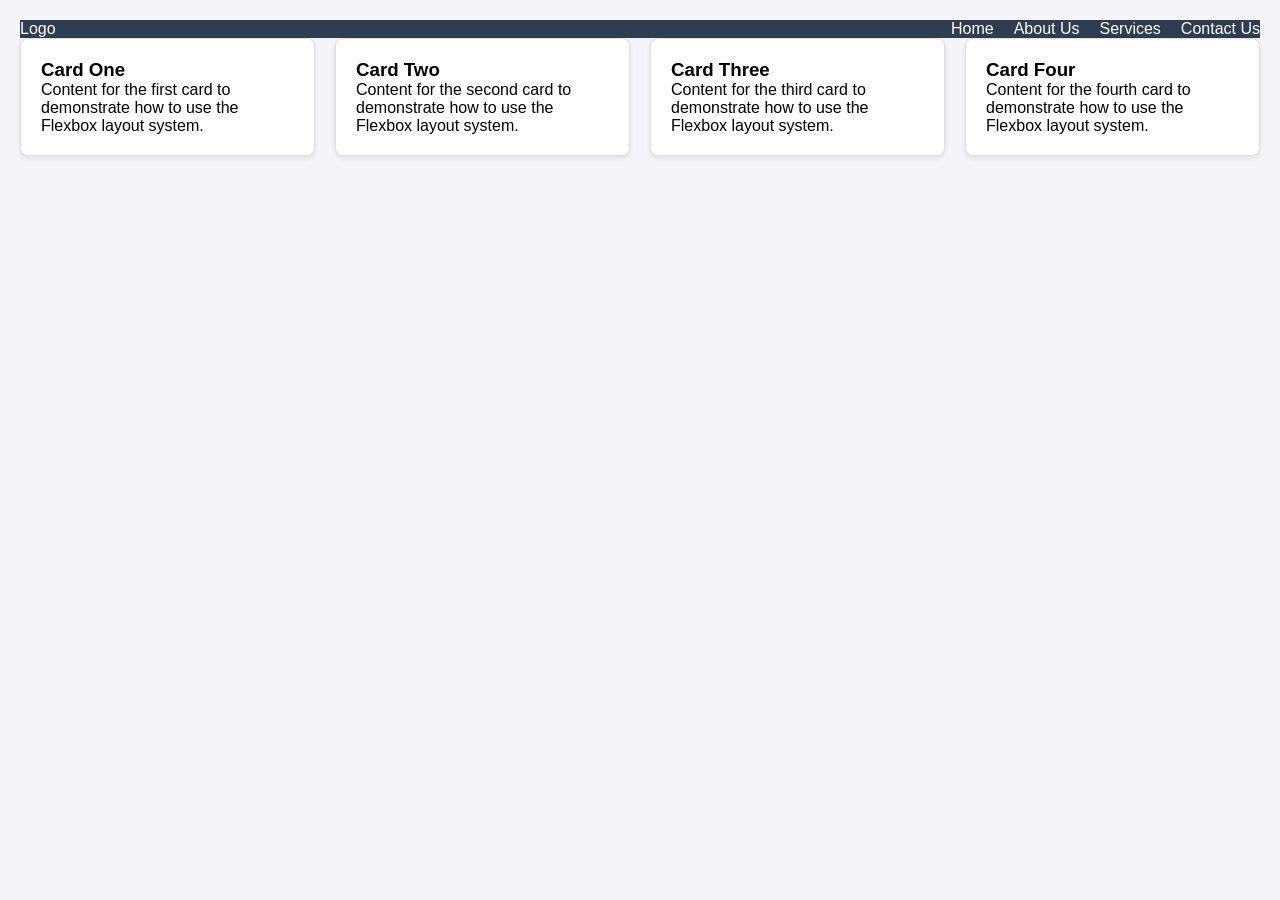
<file: ex00/index.html>
<!DOCTYPE html>
<html lang="en" dir="ltr">
<head>
    <meta charset="UTF-8">
    <meta name="viewport" content="width=device-width, initial-scale=1.0">
    <title>ex00</title>
    <link rel="stylesheet" href="style.css">
</head>
<body>
    <nav class="nav-container">
        <div class="logo">Logo</div>
        <ul class="nav-links">
            <li><a href="#">Home</a></li>
            <li><a href="#">About Us</a></li>
            <li><a href="#">Services</a></li>
            <li><a href="#">Contact Us</a></li>
        </ul>
    </nav>

    <main class="card-container">
        <div class="card">
            <h3>Card One</h3>
            <p>Content for the first card to demonstrate how to use the Flexbox layout system.</p>
        </div>
        <div class="card">
            <h3>Card Two</h3>
            <p>Content for the second card to demonstrate how to use the Flexbox layout system.</p>
        </div>
        <div class="card">
            <h3>Card Three</h3>
            <p>Content for the third card to demonstrate how to use the Flexbox layout system.</p>
        </div>
        <div class="card">
            <h3>Card Four</h3>
            <p>Content for the fourth card to demonstrate how to use the Flexbox layout system.</p>
        </div>
    </main>

</body>
</html>
</file>
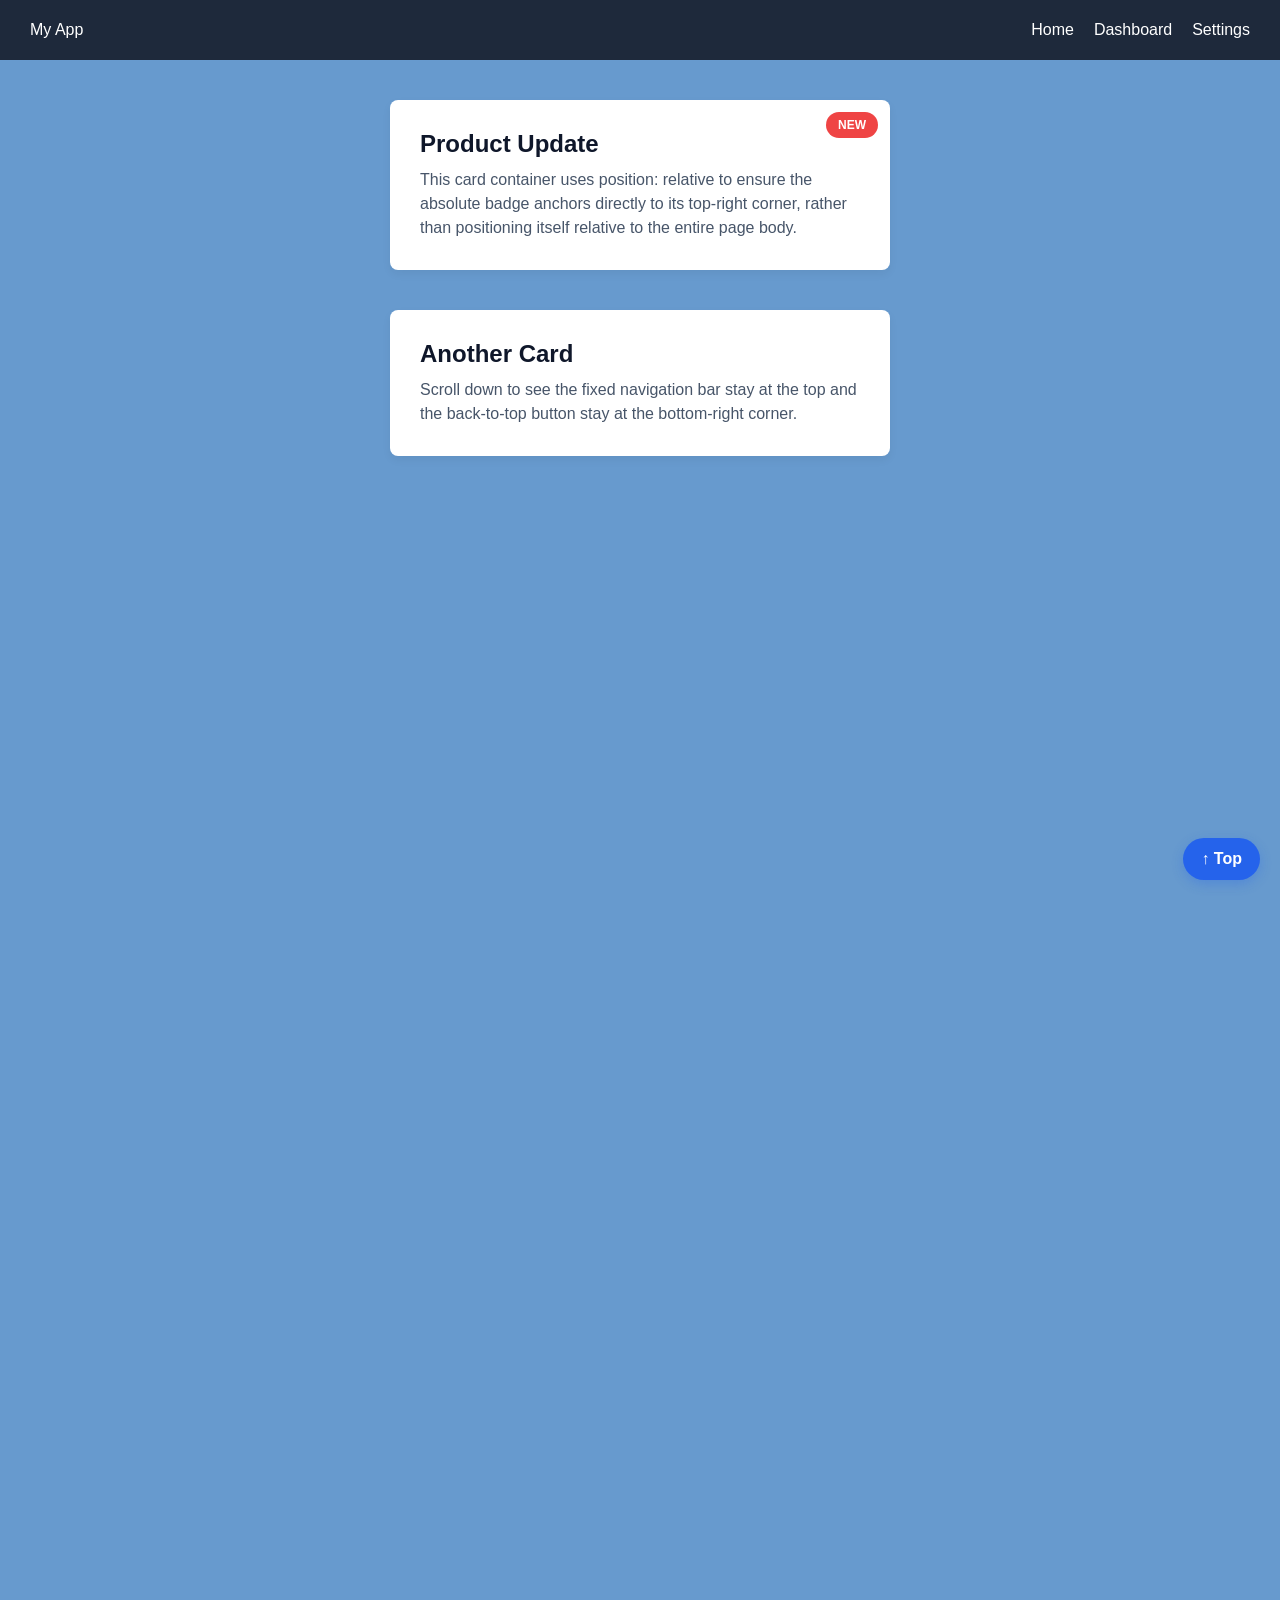
<file: ex01/index.html>
<!DOCTYPE html>
<html lang="en">
<head>
    <meta charset="UTF-8">
    <meta name="viewport" content="width=device-width, initial-scale=1.0">
    <title> ex01</title>
    <link rel="stylesheet" href="style.css">
</head>
<body>

   
    <nav class="navbar">
        <div class="logo">My App</div>
        <ul class="nav-links">
            <li><a href="#">Home</a></li>
            <li><a href="#">Dashboard</a></li>
            <li><a href="#">Settings</a></li>
        </ul>
    </nav>

    <main class="content">
       
        <div class="card">
          
            <span class="badge">NEW</span>
            
            <h2>Product Update</h2>
            <p>This card container uses position: relative to ensure the absolute badge anchors directly to its top-right corner, rather than positioning itself relative to the entire page body.</p>
        </div>

        <div class="card">
            <h2>Another Card</h2>
            <p>Scroll down to see the fixed navigation bar stay at the top and the back-to-top button stay at the bottom-right corner.</p>
        </div>
    </main>

   
    <a href="#" class="back-to-top">↑ Top</a>

</body>
</html>
</file>
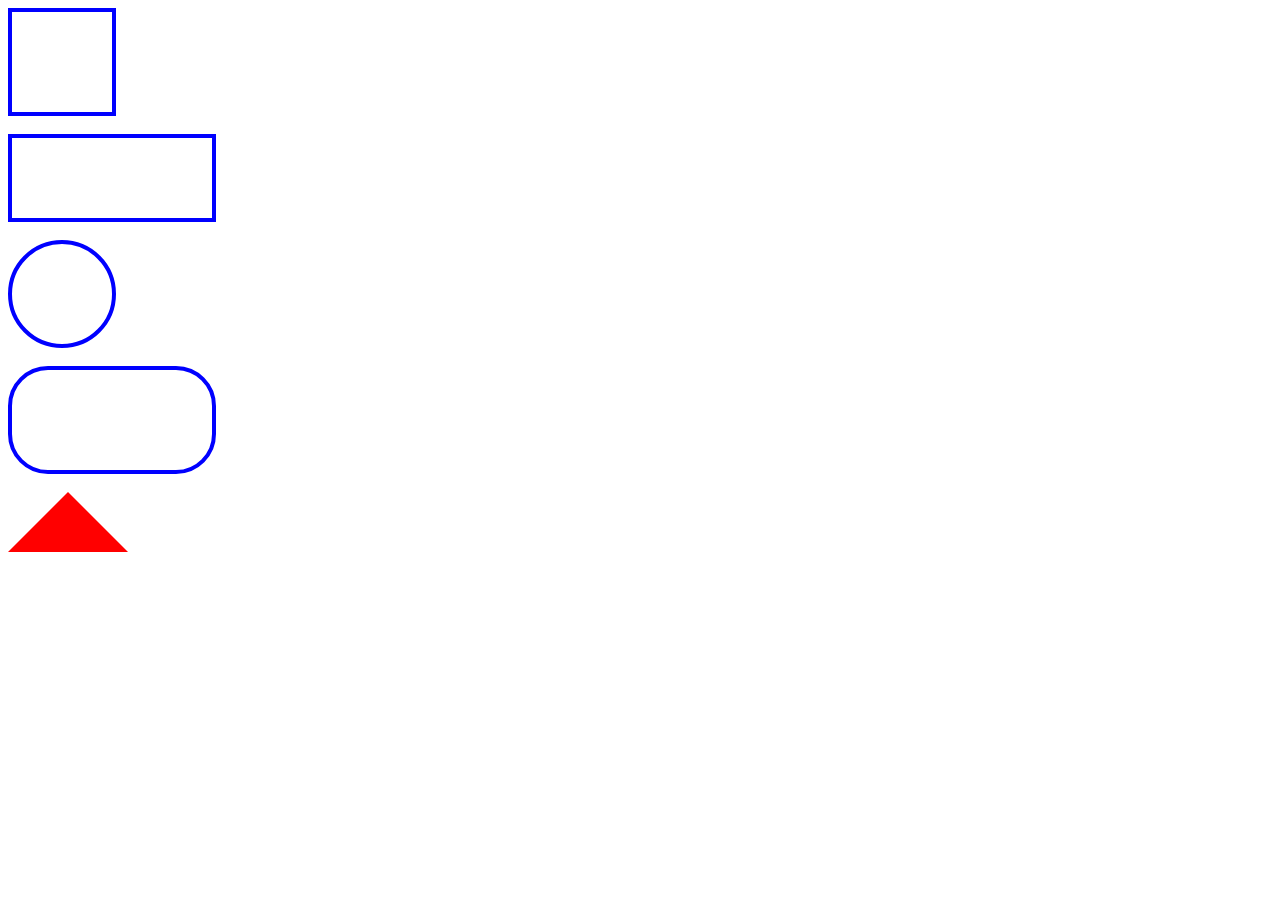
<file: ex02/index.html>
<!DOCTYPE html>
<html lang="en">
<head>
    <meta charset="UTF-8">
    <meta name="viewport" content="width=device-width, initial-scale=1.0">
    <link rel="stylesheet" href="style.css">
    <title>ex02</title>
</head>
<body>
    <div class="square"></div> <br>
    <div class="Rectangle"></div> <br>
    <div class="Circle"></div> <br>
    <div class="Pill"></div><br>
    <div class="tringle"></div>

</body>
</html>
</file>
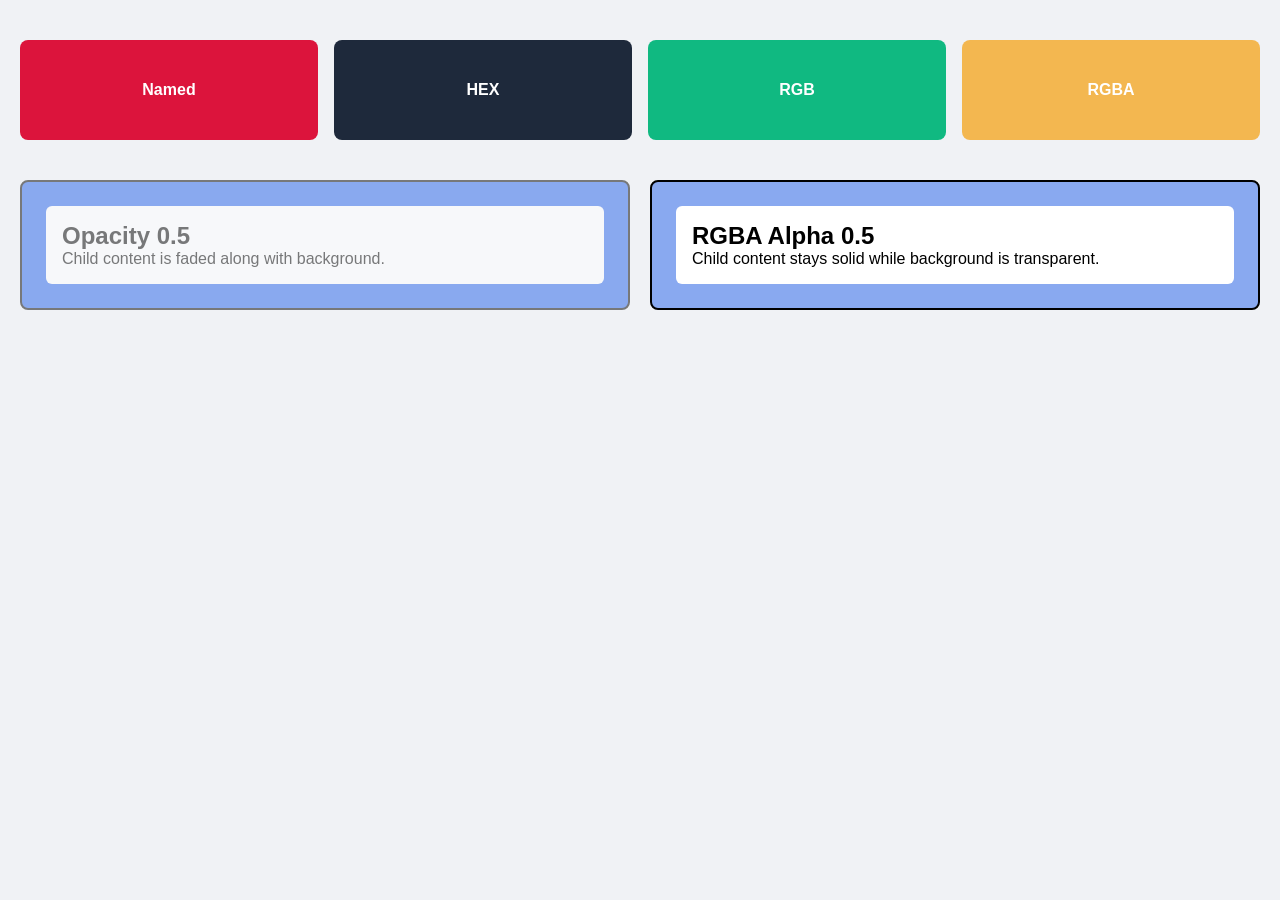
<file: ex03/index.html>
<!DOCTYPE html>
<html lang="en">
<head>
    <meta charset="UTF-8">
    <meta name="viewport" content="width=device-width, initial-scale=1.0">
    <title>ex03</title>
    <link rel="stylesheet" href="style.css">
</head>
<body>

    <section class="swatch-palette">
        <div class="swatch named">Named</div>
        <div class="swatch hex">HEX</div>
        <div class="swatch rgb">RGB</div>
        <div class="swatch rgba">RGBA</div>
    </section>

    <section class="comparison-container">
        <div class="card opacity-card">
            <div class="card-content">
                <h2>Opacity 0.5</h2>
                <p>Child content is faded along with background.</p>
            </div>
        </div>

        <div class="card rgba-card">
            <div class="card-content">
                <h2>RGBA Alpha 0.5</h2>
                <p>Child content stays solid while background is transparent.</p>
            </div>
        </div>
    </section>

</body>
</html>
</file>
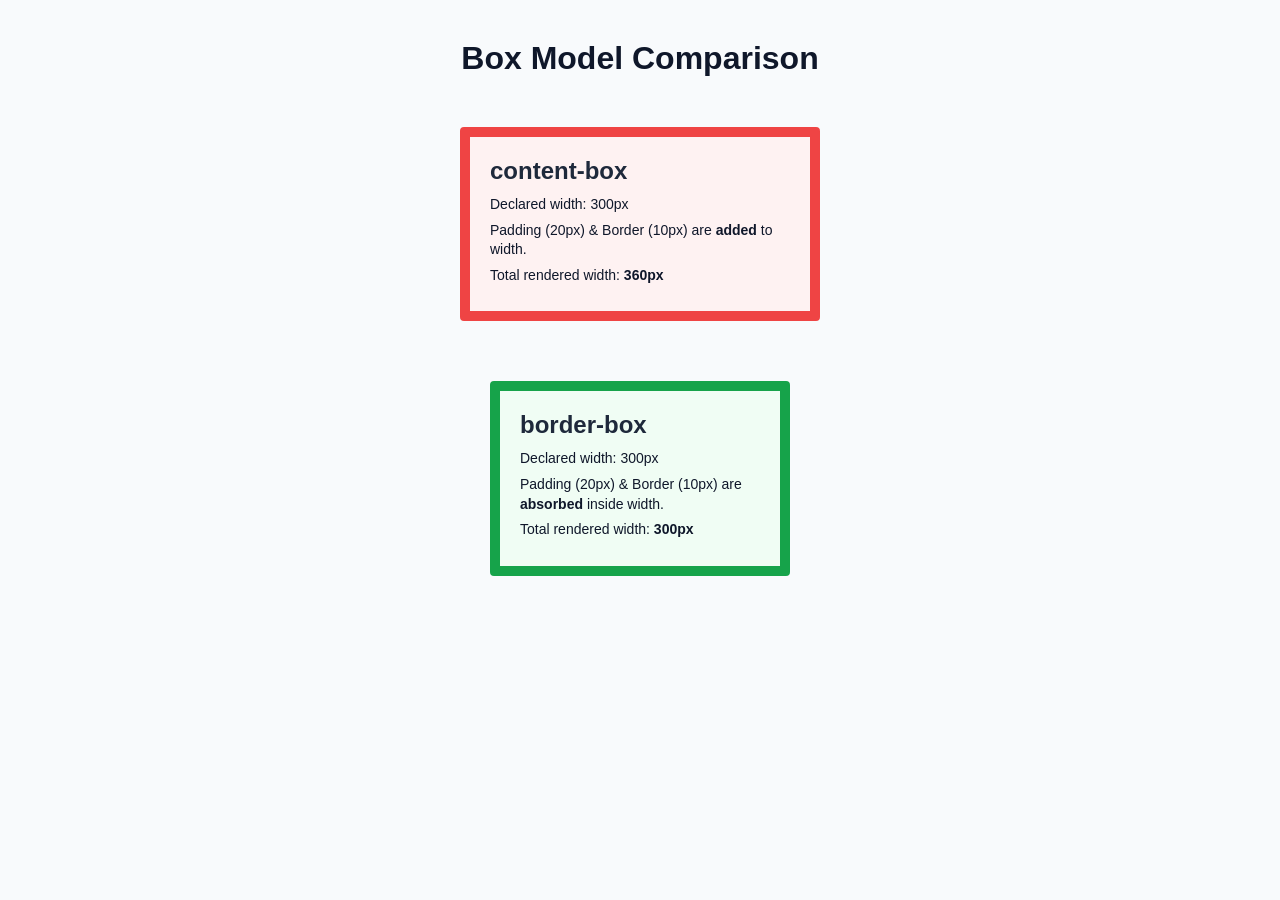
<file: ex04/index.html>
<!DOCTYPE html>
<html lang="en">
<head>
    <meta charset="UTF-8">
    <meta name="viewport" content="width=device-width, initial-scale=1.0">
    <title>ex04</title>
    <link rel="stylesheet" href="style.css">
</head>
<body>

    <main class="container">
        <h1>Box Model Comparison</h1>

        <section class="box-comparison">
            <div class="box content-box">
                <h2>content-box</h2>
                <p>Declared width: 300px</p>
                <p>Padding (20px) & Border (10px) are <strong>added</strong> to width.</p>
                <p>Total rendered width: <strong>360px</strong></p>
            </div>

            <div class="box border-box">
                <h2>border-box</h2>
                <p>Declared width: 300px</p>
                <p>Padding (20px) & Border (10px) are <strong>absorbed</strong> inside width.</p>
                <p>Total rendered width: <strong>300px</strong></p>
            </div>
        </section>
    </main>

</body>
</html>
</file>
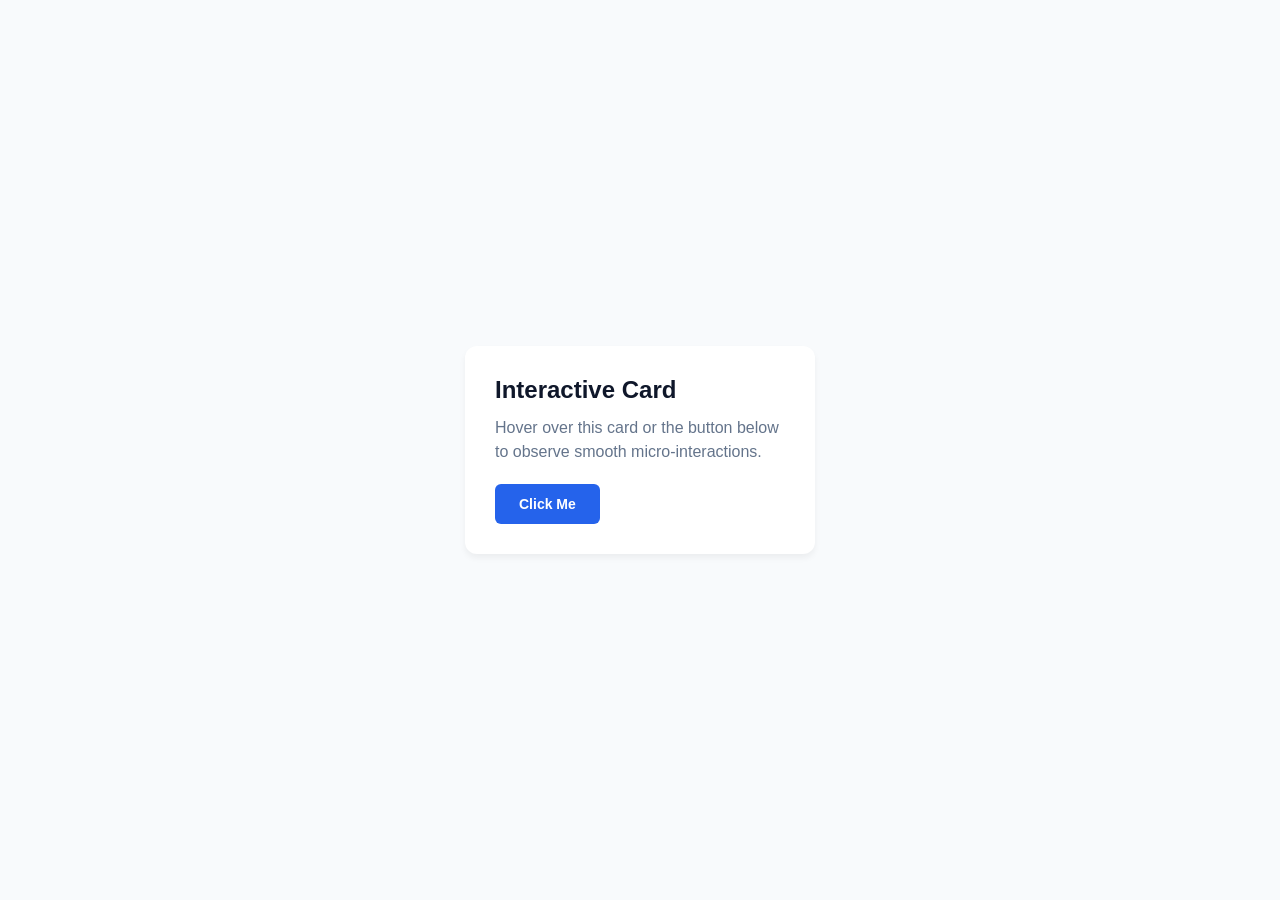
<file: ex06-bonus/index.html>
<!DOCTYPE html>
<html lang="en">
<head>
    <meta charset="UTF-8">
    <meta name="viewport" content="width=device-width, initial-scale=1.0">
    <title>Transitions - ex06-bonus</title>
    <link rel="stylesheet" href="style.css">
</head>
<body>

    <main class="container">
        <div class="card">
            <h2>Interactive Card</h2>
            <p>Hover over this card or the button below to observe smooth micro-interactions.</p>
            <button class="btn">Click Me</button>
        </div>
    </main>

</body>
</html>
</file>
<file: ex00/style.css>
* {
    box-sizing: border-box;
    margin: 0;
    padding: 0;
}

body {
    font-family: Arial, sans-serif;
    background-color: #f4f4f9;
    padding: 20px;
}

.nav-container {
    display: flex;
    justify-content: space-between;
    align-items: center;
    background-color: #2c3e50;
    color: #ffffff;
    
}

.nav-links {
    display: flex;
    gap: 20px;
    list-style: none;
}

.nav-links a {
    color: #ffffff;
    text-decoration: none;
}

.card-container {
    display: flex;
    flex-direction: row;
    flex-wrap: wrap;
    gap: 20px;
}

.card {
    background-color: #ffffff;
    border: 1px solid #e0e0e0;
    border-radius: 8px;
    padding: 20px;
    flex: 1 1 calc(25% - 20px); 
    min-width: 220px;
    box-shadow: 0 2px 5px rgba(0, 0, 0, 0.1);
}
</file>
<file: ex01/style.css>
/* Base Resets */
* {
    box-sizing: border-box;
    margin: 0;
    padding: 0;
}

body {
    font-family: Arial, sans-serif;
    background-color: #679ace;
    padding-top: 80px; 
    min-height: 200vh;
}


.navbar {
    position: fixed;
    top: 0;
    left: 0;
    width: 100%;
    height: 60px;
    background-color: #1e293b;
    color: #ffffff;
    display: flex;
    justify-content: space-between;
    align-items: center;
    padding: 0 30px;
    z-index: 1000;
}

.nav-links {
    display: flex;
    gap: 20px;
    list-style: none;
}

.nav-links a {
    color: #ffffff;
    text-decoration: none;
}


.content {
    display: flex;
    flex-direction: column;
    align-items: center;
    gap: 40px;
    padding: 20px;
}


.card {
    position: relative; 
    width: 100%;
    max-width: 500px;
    background-color: #ffffff;
    padding: 30px;
    border-radius: 8px;
    box-shadow: 0 4px 10px rgba(0, 0, 0, 0.05);
}

.card h2 {
    margin-bottom: 10px;
    color: #0f172a;
}

.card p {
    color: #475569;
    line-height: 1.5;
}



.badge {
    position: absolute;
    top: 12px;
    right: 12px;
    background-color: #ef4444;
    color: #ffffff;
    font-size: 12px;
    font-weight: bold;
    padding: 6px 12px;
    border-radius: 20px;
    z-index: 10;
}


.back-to-top {
    position: fixed;
    bottom: 20px;
    right: 20px;
    background-color: #2563eb;
    color: #ffffff;
    padding: 12px 18px;
    border-radius: 50px;
    text-decoration: none;
    font-weight: bold;
    box-shadow: 0 4px 12px rgba(37, 99, 235, 0.3);
    z-index: 999;
}
</file>
<file: ex02/style.css>
.square{
 width: 100PX;
 height: 100PX;
 border: 4px solid blue;
}
.Rectangle{
 width: 200PX;
 height: 80PX;
 border: 4px solid blue;
}
.Circle{
 width: 100PX;
 height: 100PX;
 border: 4px solid blue;
 border-radius: 100%;
}
.tringle{
 width: 0;
 height: 0;
 border-left:60px solid transparent ;
  border-right:60px solid transparent ;
  border-bottom: 60px solid red;

}
.Pill{
 width: 200PX;
 height: 100PX;
 border: 4px solid blue;
 border-radius: 40px;
}
</file>
<file: ex03/style.css>
* {
    box-sizing: border-box;
    margin: 0;
    padding: 0;
}

body {
    font-family: sans-serif;
    padding: 40px 20px;
    background-color: #f0f2f5;
}

.swatch-palette {
    display: flex;
    gap: 16px;
    margin-bottom: 40px;
}

.swatch {
    flex: 1;
    height: 100px;
    display: flex;
    align-items: center;
    justify-content: center;
    color: white;
    font-weight: bold;
    border-radius: 8px;
}

.swatch.named {
    background-color: crimson;
}

.swatch.hex {
    background-color: #1e293b;
}

.swatch.rgb {
    background-color: rgb(16, 185, 129);
}

.swatch.rgba {
    background-color: rgba(245, 158, 11, 0.7);
}

.comparison-container {
    display: flex;
    gap: 20px;
}

.card {
    flex: 1;
    padding: 24px;
    border-radius: 8px;
    border: 2px solid #000000;
}

.card-content {
    background-color: #ffffff;
    color: #000000;
    padding: 16px;
    border-radius: 6px;
}

.opacity-card {
    background-color: #2563eb;
    opacity: 0.5;
}

.rgba-card {
    background-color: rgba(37, 99, 235, 0.5);
}
</file>
<file: ex04/style.css>
*,
*::before,
*::after {
    box-sizing: border-box;
    margin: 0;
    padding: 0;
}

body {
    font-family: Arial, sans-serif;
    background-color: #f8fafc;
    color: #0f172a;
    padding: 40px 20px;
}

.container {
    max-width: 900px;
    margin: 0 auto;
}

h1 {
    text-align: center;
    margin-bottom: 40px;
}

.box-comparison {
    display: flex;
    flex-direction: column;
    gap: 40px;
    align-items: center;
}

.box {
    width: 300px;
    padding: 20px;
    border: 10px solid #2563eb;
    margin: 10px;
    background-color: #ffffff;
    border-radius: 4px;
}

.box h2 {
    margin-bottom: 10px;
    color: #1e293b;
}

.box p {
    margin-bottom: 6px;
    font-size: 14px;
    line-height: 1.4;
}

.content-box {
    box-sizing: content-box;
    background-color: #fef2f2;
    border-color: #ef4444;
}

.border-box {
    box-sizing: border-box;
    background-color: #f0fdf4;
    border-color: #16a34a;
}
</file>
<file: ex06-bonus/style.css>
*,
*::before,
*::after {
    box-sizing: border-box;
    margin: 0;
    padding: 0;
}

body {
    display: flex;
    justify-content: center;
    align-items: center;
    min-height: 100vh;
    background-color: #f8fafc;
    font-family: Arial, sans-serif;
}

.card {
    background-color: #ffffff;
    padding: 30px;
    border-radius: 12px;
    box-shadow: 0 4px 6px rgba(0, 0, 0, 0.05);
    max-width: 350px;
    transition: transform 0.3s ease, box-shadow 0.3s ease;
}

.card:hover {
    transform: translateY(-8px) scale(1.05);
    box-shadow: 0 20px 25px -5px rgba(0, 0, 0, 0.1);
}

.card h2 {
    margin-bottom: 12px;
    color: #0f172a;
}

.card p {
    color: #64748b;
    margin-bottom: 20px;
    line-height: 1.5;
}

.btn {
    background-color: #2563eb;
    color: #ffffff;
    border: none;
    padding: 12px 24px;
    border-radius: 6px;
    font-size: 14px;
    font-weight: bold;
    cursor: pointer;
    transition: transform 0.2s ease, background-color 0.2s ease;
}

.btn:hover {
    background-color: #1d4ed8;
    transform: translateY(-2px);
}
</file>
